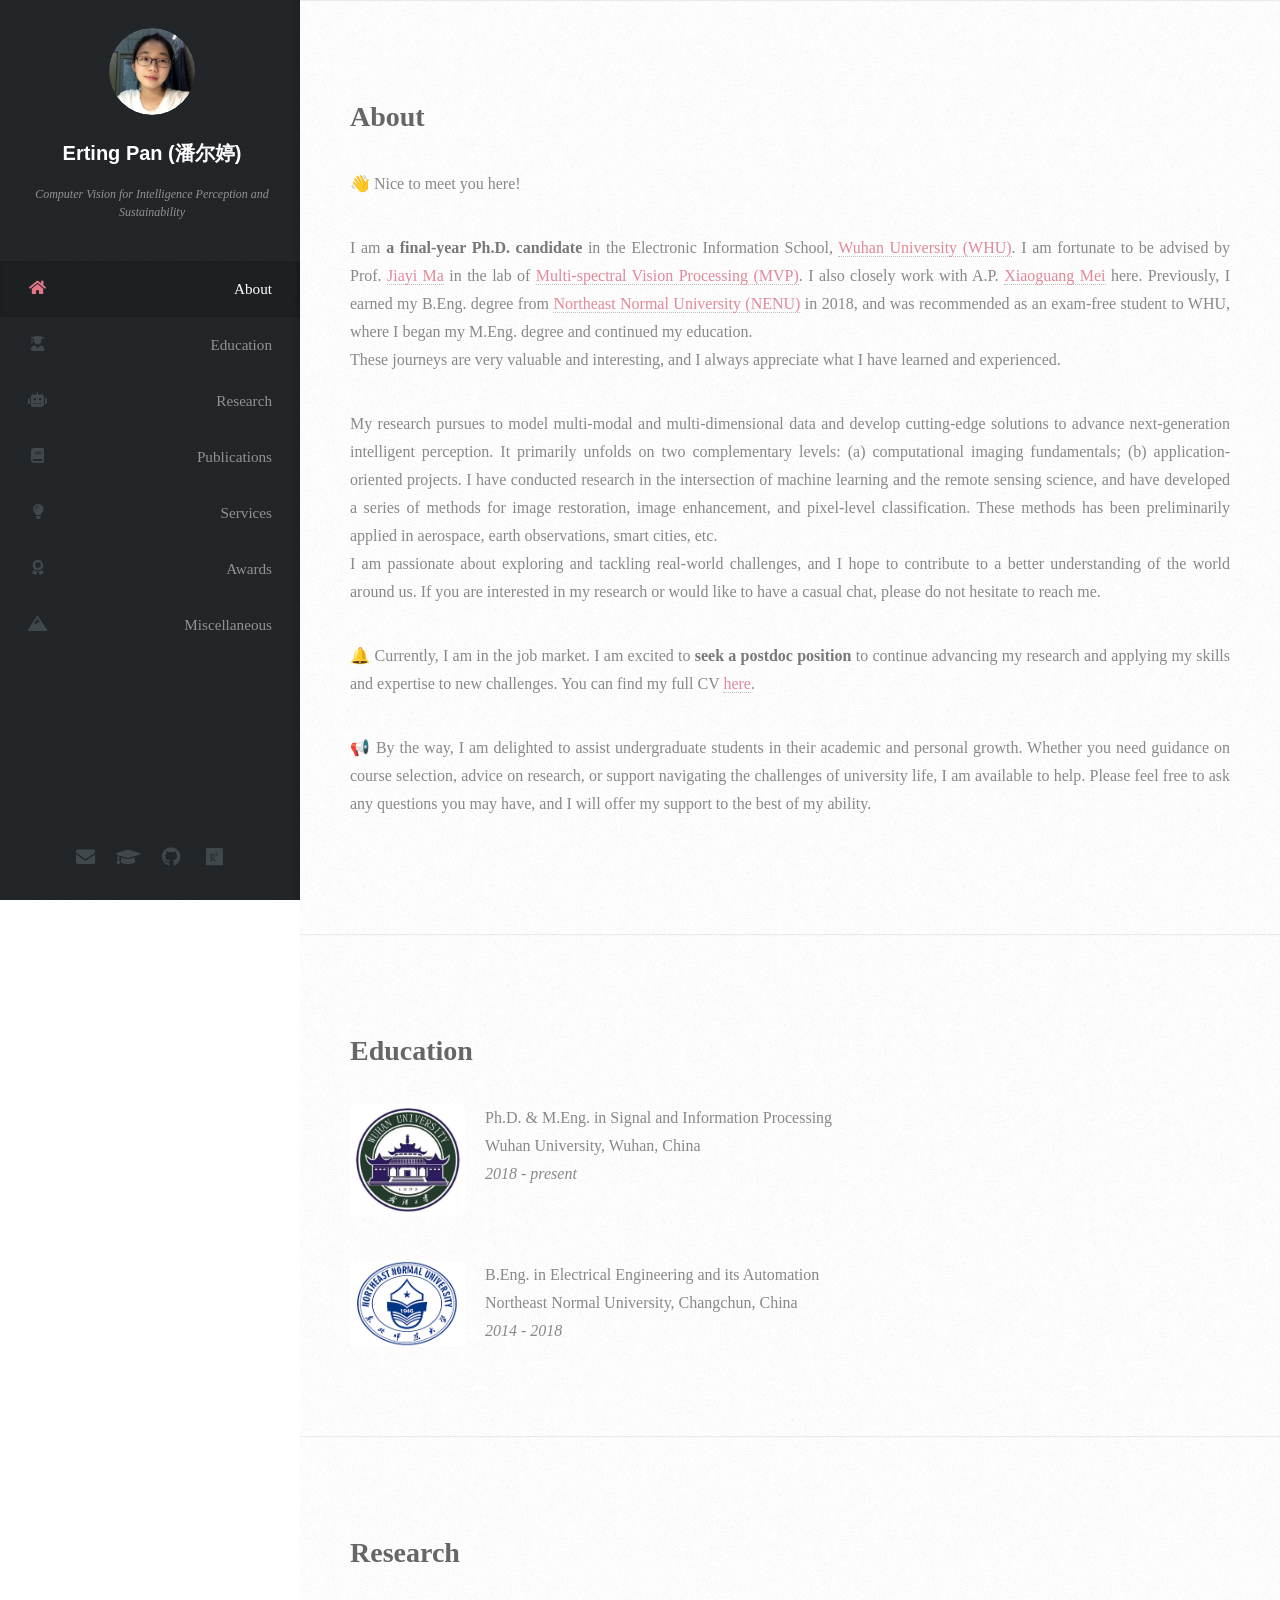
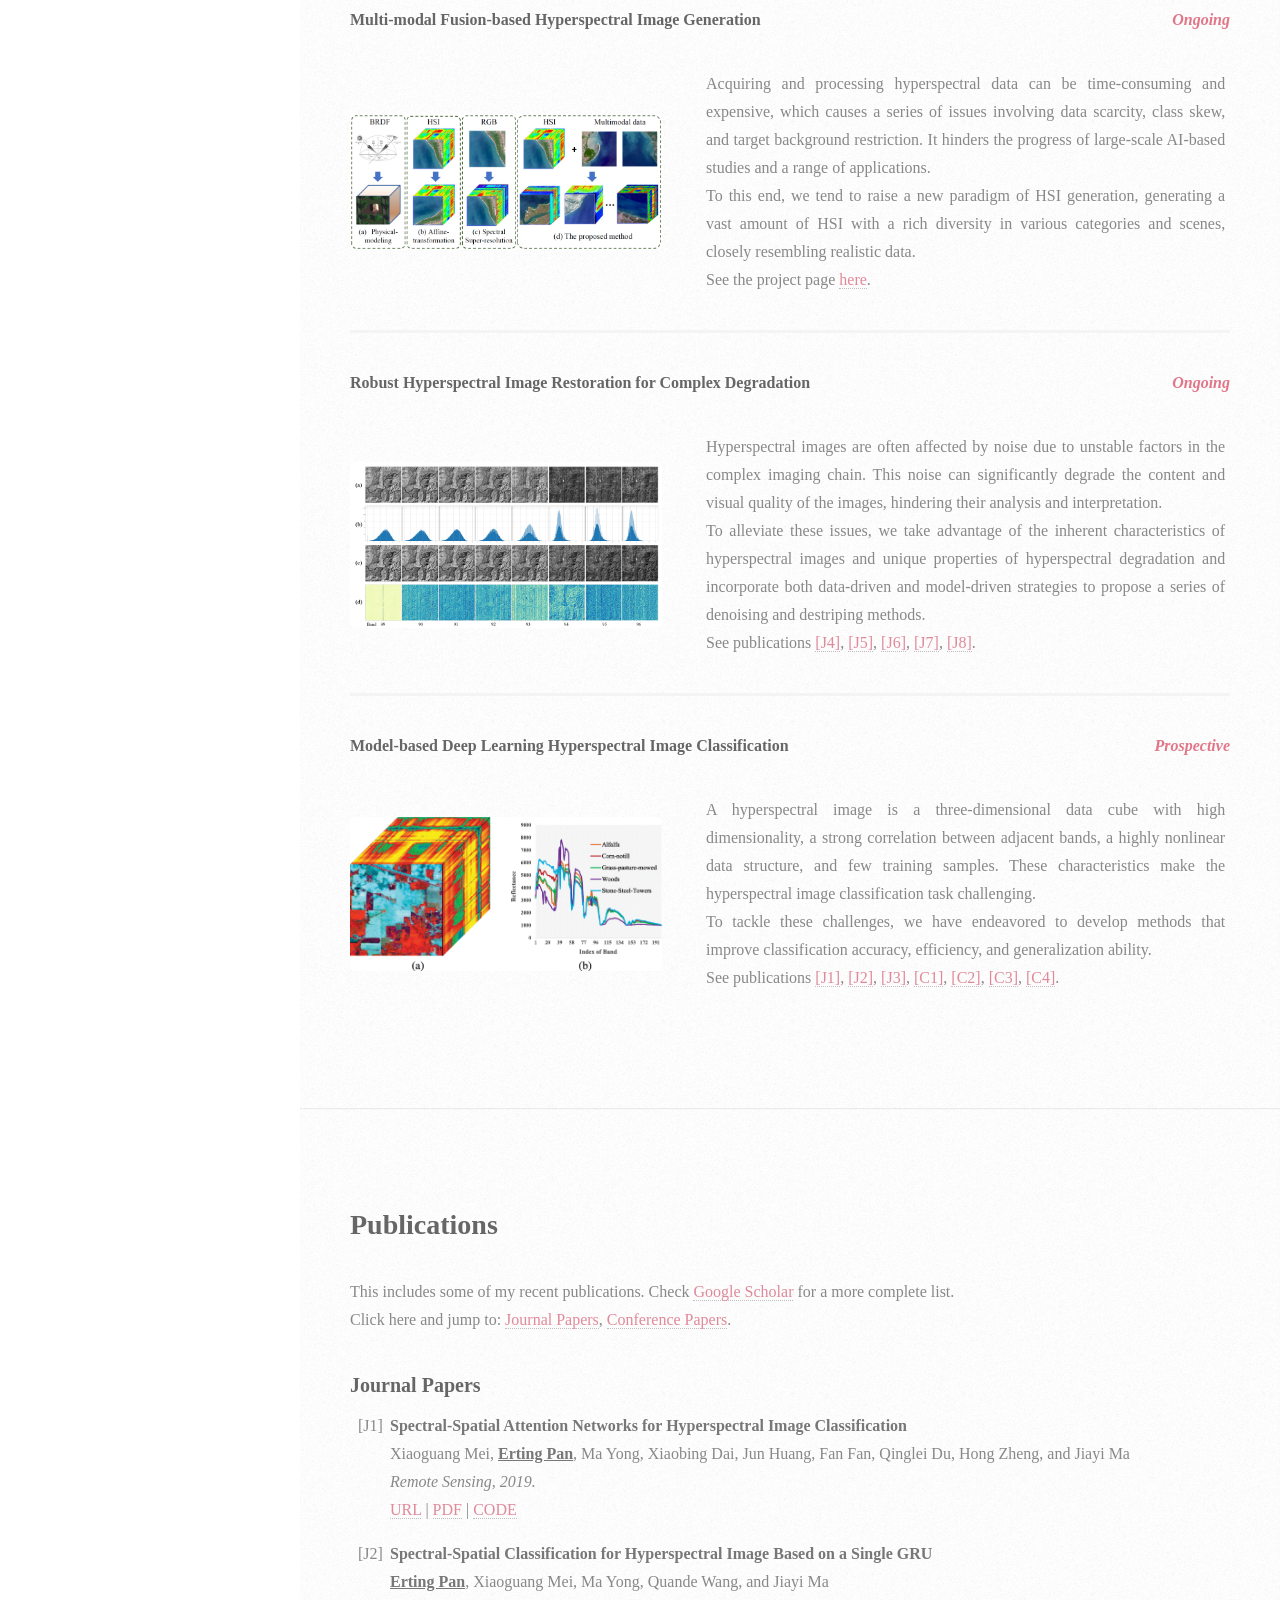
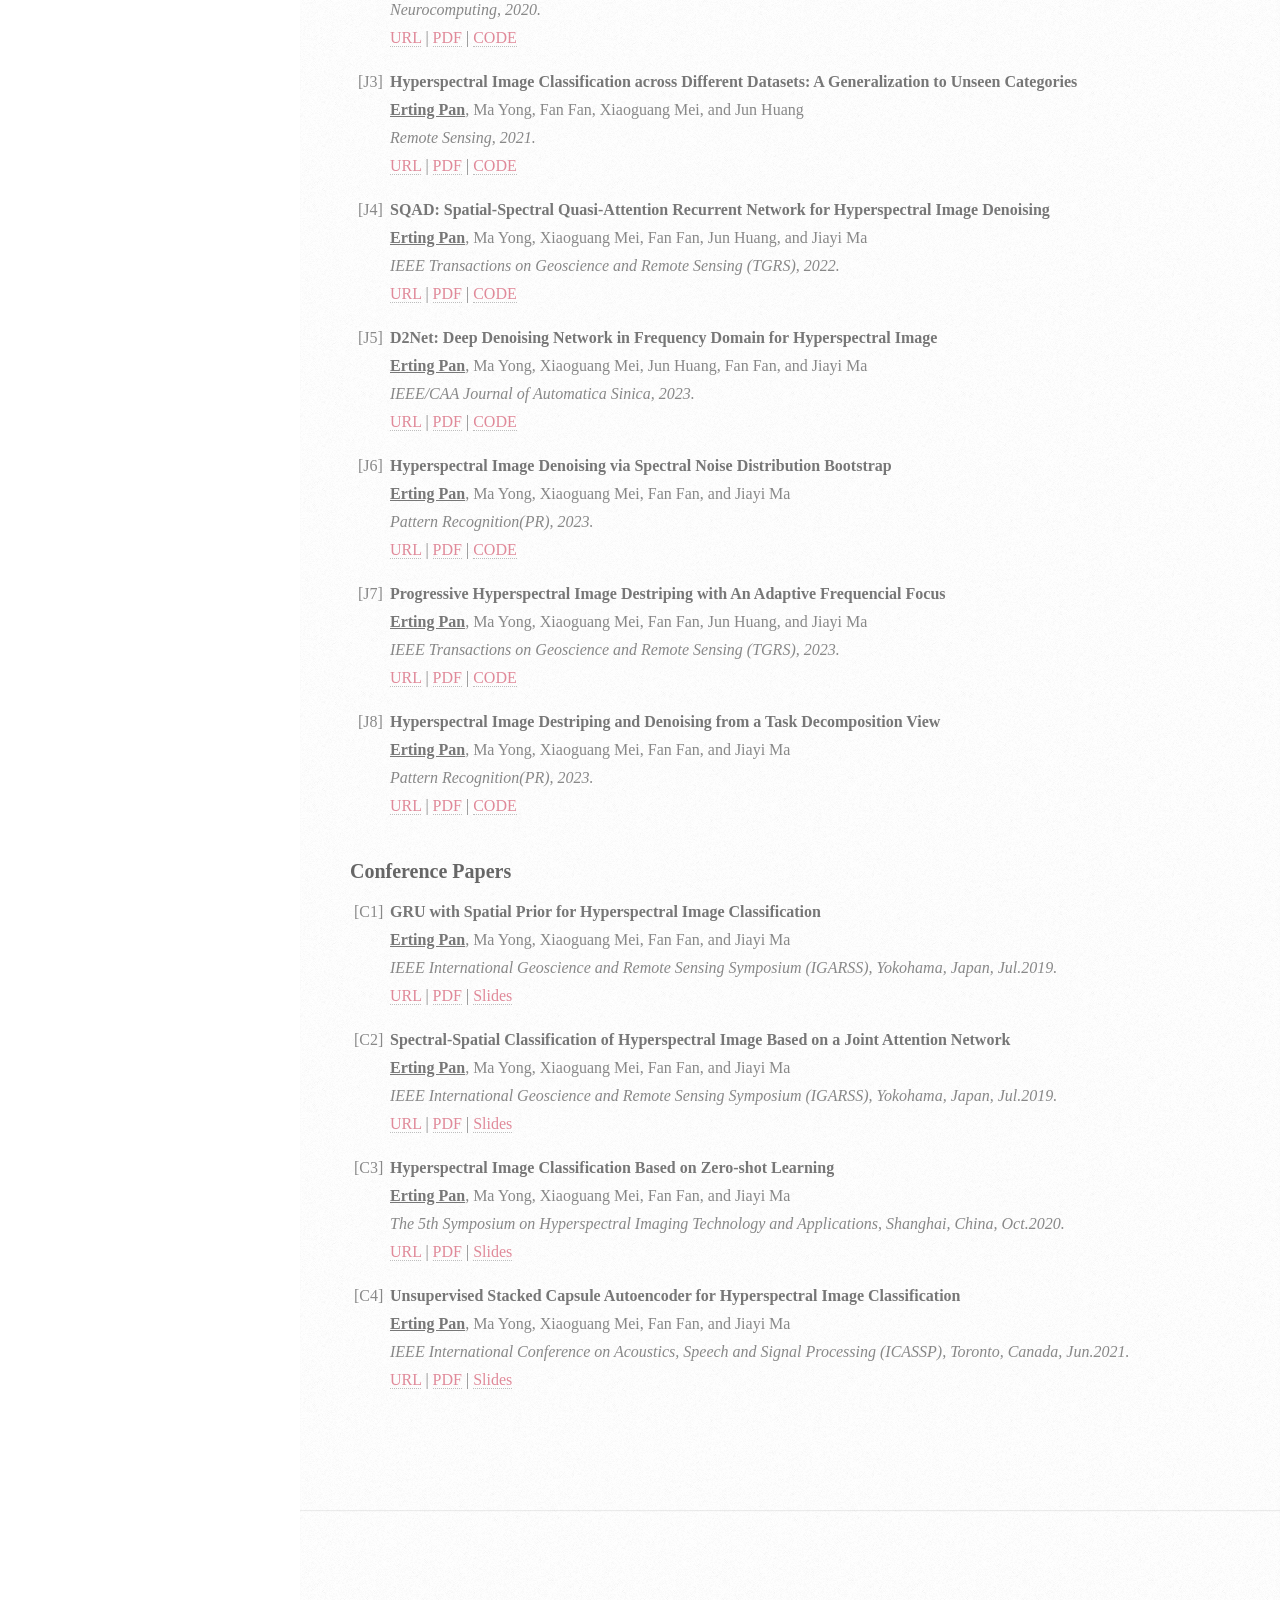
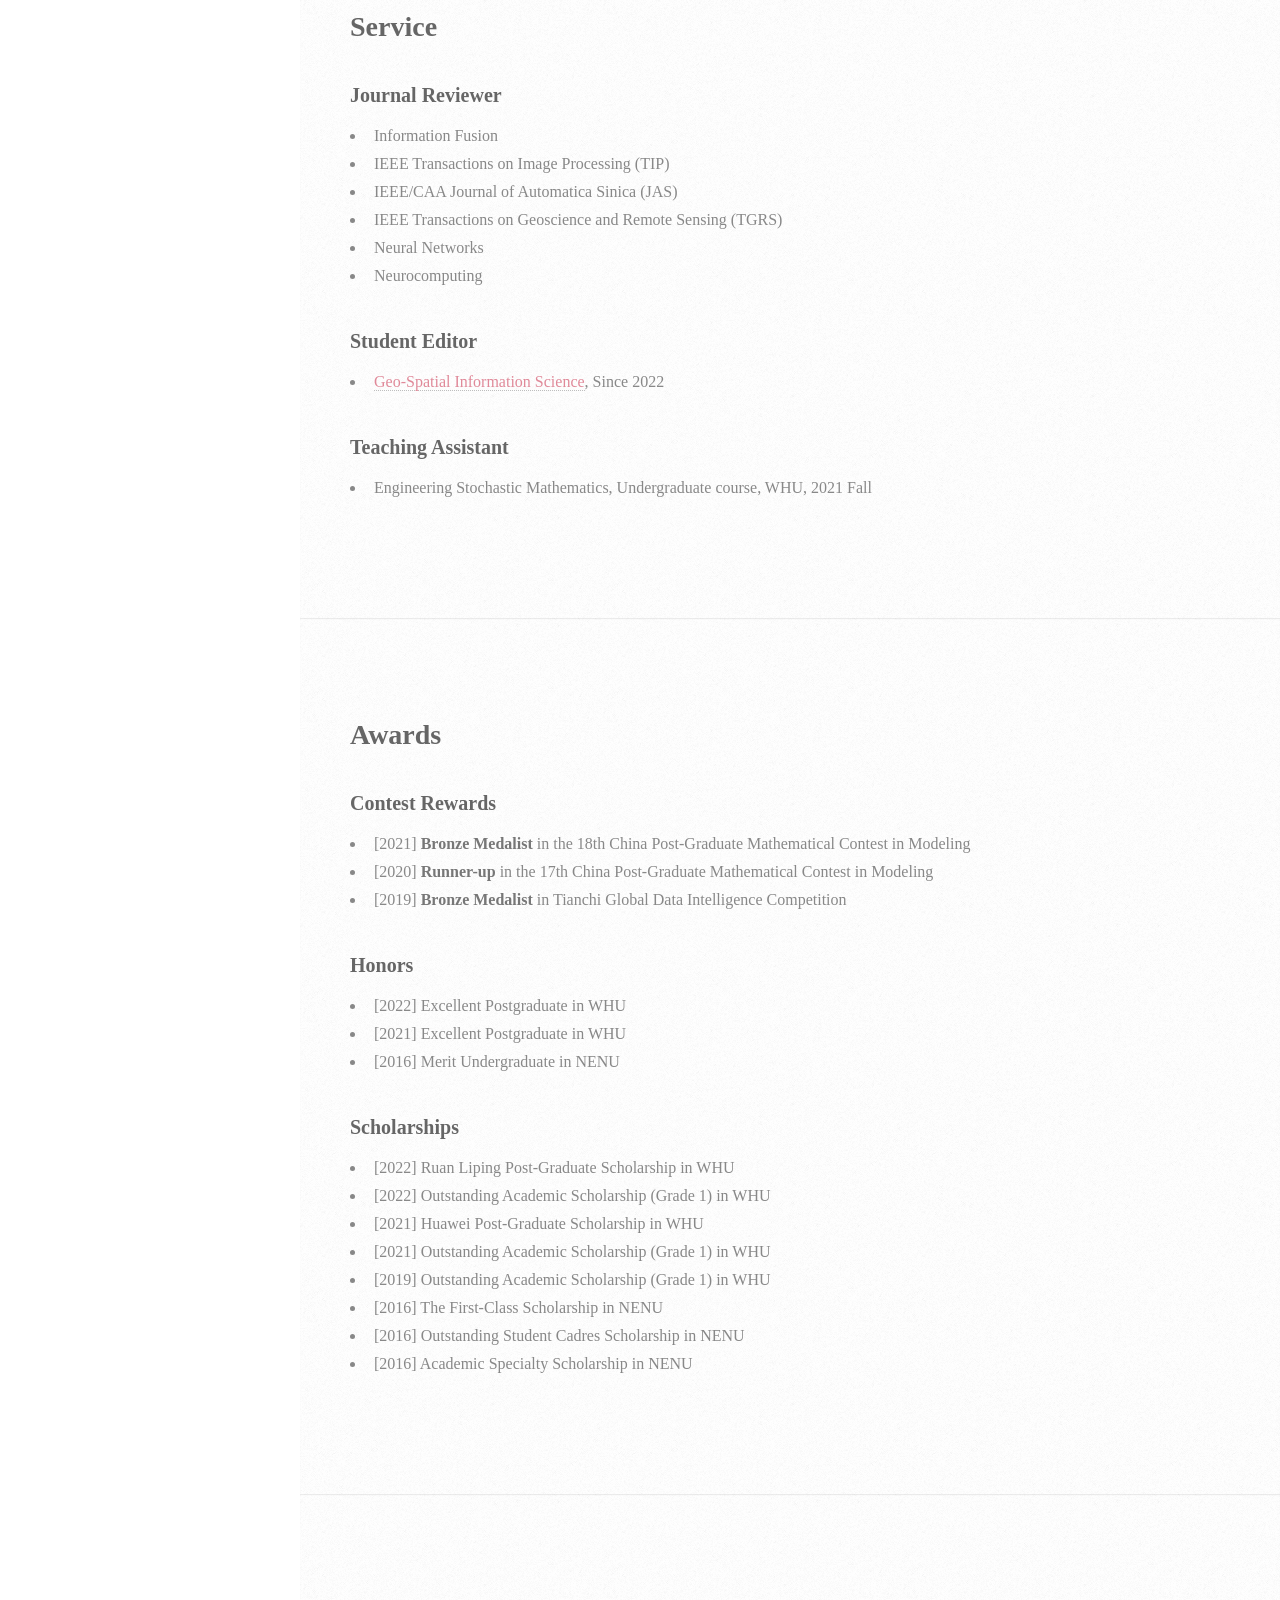
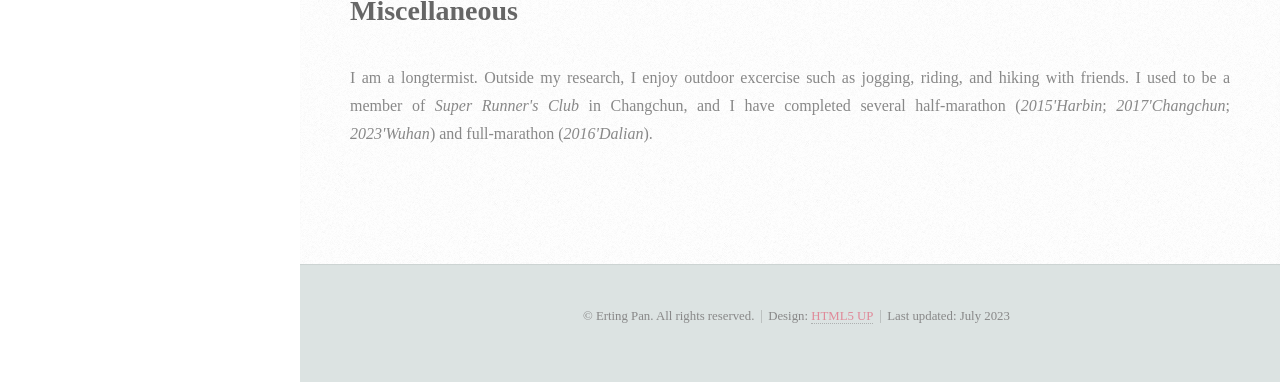
<file: index.html>
<!DOCTYPE HTML>
<!--
	Prologue by HTML5 UP
	html5up.net | @ajlkn
	Free for personal and commercial use under the CCA 3.0 license (html5up.net/license)
-->
<html>
	<head>
		<title>Erting Pan</title>
		<link rel="icon" type="image/jpg" sizes="32x32" href="files/images/marceline_32.jpg">
		<meta charset="utf-8" />
		<meta name="viewport" content="width=device-width, initial-scale=1, user-scalable=no" />
		<link rel="stylesheet" href="assets/css/main.css" />
	</head>
	<body class="is-preload">

		<!-- Header -->
			<div id="header">

				<div class="top">

					<!-- Logo -->
						<div id="logo">
							<span class="image avatar"><img src="files/images/profile.jpg" alt="" /></span><br>
							<h1 id="logo">Erting Pan (潘尔婷)</h1>
							<p>Computer Vision for Intelligence Perception and Sustainability</p>
						</div>

					<!-- Nav -->
						<nav id="nav">
							<ul>
								<li><a href="#about" id="about-link"><span class="icon solid fa-home">About</span></a></li>
								<li><a href="#school" id="class-link"><span class="icon solid fa-user-graduate">Education</span></a></li>
								<li><a href="#research" id="work-link"><span class="icon solid fa-robot">Research</span></a></li>
								<li><a href="#publications" id="pubs-link"><span class="icon solid fa-book">Publications</span></a></li>
								<li><a href="#services" id="teach-link"><span class="icon solid fa-lightbulb">Services</span></a></li>
								<li><a href="#awards" id="teach-link"><span class="icon solid fa-award">Awards</span></a></li>
								<li><a href="#miscs" id="contact-link"><span class="icon solid fa-mountain">Miscellaneous</span></a></li>
							</ul>
						</nav>
				</div>

				<div class="bottom">

					<!-- Social Icons -->
						<ul class="icons">
							<li><a href="mailto:panerting@whu.edu.cn" class="icon solid fa-envelope"><span class="label">Email</span></a></li>
							<li><a href="https://scholar.google.com/citations?user=dmHmfuYAAAAJ&hl=zh-CN&oi=ao" class="icon solid fa-graduation-cap"><span class="label">Google Scholar</a></li>
							<li><a href="https://github.com/EtPan" class="icon brands fa-github"><span class="label">Github</span></a></li>
							<li><a href="https://www.researchgate.net/profile/Erting-Pan" class="icon brands fa-researchgate"><span class="label">Reserachgate</span></a></li>
						</ul>

				</div>

			</div>

		<!-- Main -->			
			<div id="main">
				<!-- About Me -->
				<section id="about" class="two">
					<div class="container">
						<header>
							<h3>About</h3>
						</header>
						<p>
							&#128075; Nice to meet you here!
						</p>
    					<p>
						   I am <strong>a final-year Ph.D. candidate</strong> in the Electronic Information School, 
						   <a href="https://www.whu.edu.cn/">Wuhan University (WHU)</a>. I am fortunate to be advised by 
						   Prof. <a href="https://sites.google.com/site/jiayima2013/">Jiayi Ma</a>
						   in the lab of <a href="http://mvp.whu.edu.cn/">Multi-spectral Vision Processing (MVP)</a>. 
						   I also closely work with A.P. <a href="https://meixiaoguang.github.io/EN/">Xiaoguang Mei</a> here. 
						   Previously, I earned my B.Eng. degree from 
						   <a href="https://www.nenu.edu.cn/">Northeast Normal University (NENU)</a> in 2018, and was recommended 
						   as an exam-free student to WHU, where I began my M.Eng. degree and continued my education. 
						   <br> 
						    These journeys are very valuable and interesting, and I always appreciate what I have 
							learned and experienced.
						</p>
    					<p>
							My research pursues to model multi-modal and multi-dimensional data and develop cutting-edge solutions 
							to advance next-generation intelligent perception. It primarily unfolds on two complementary levels: 
							(a) computational imaging fundamentals; (b) application-oriented projects. 
							I have conducted research in the intersection of machine learning and the remote sensing science, and 
							have developed a series of methods for image restoration, image enhancement, and pixel-level classification.
							These methods has been preliminarily applied in aerospace, earth observations, smart cities, etc. 
							<br>
							I am passionate about exploring and tackling real-world challenges, and I hope to contribute to a 
							better understanding of the world around us.
							If you are interested in my research or would like to have a casual chat, please do not hesitate 
							to reach me. 
						</p>
    					<p>
							&#128276; Currently, I am in the job market. I am excited to <strong> seek a postdoc position</strong> to 
							continue advancing my research and applying my skills and expertise to new challenges. 
							You can find my full CV <a href="files/cv/ErtingPan_CV.pdf">here</a>. 	
						</p>
    					<p>
							&#128226; By the way, I am delighted to assist undergraduate students in their academic and personal growth.
							Whether you need guidance on course selection, advice on research, or support navigating the challenges 
							of university life, I am available to help. Please feel free to ask any questions you may have, and I 
							will offer my support to the best of my ability.
						</p>

					</div>
				</section>

				<!-- Education -->
				<section id="school" class="seven">
					<div class="container">

						<header>
							<h3>Education</h3>
						</header>

						<div class="row">
							<div style="width:15%">
								<a class="image"><img src="files/images/Logo_WHU.jpg" style="margin-right:5px; vertical-align:middle;" alt="" align="left"></a>
							</div>
							<div style="width: 85%">
								<span> Ph.D. & M.Eng. in Signal and Information Processing </span><br> 
								<span class="optima">Wuhan University, Wuhan, China</span><br> 
								<span> <em>2018 - present</em> </span>
							</div>
						</div>  
						</p>
						<div class="row">
							<div  style="width:15%">
								<a class="image"><img src="files/images/Logo_NENU.png" style="margin-right:0px;vertical-align:middle;" alt="" align="left"></a>
							</div>
							<div style="width: 85%">
								<span> B.Eng. in Electrical Engineering and its Automation </span><br> 
								<span class="optima"> Northeast Normal University, Changchun, China </span><br> 
								<span> <em>2014 - 2018</em> </span>
							</div>
						</div>  
					</div>
				</section>

				<!-- Work Experience -->
					<section id="research" class="three">
						<div class="container">

							<header>
								<h3>Research</h3>
							</header>

							<div class="features">
								<article>
									<p>
										<span class="project"> Multi-modal Fusion-based  Hyperspectral Image Generation</span><span class="status">Ongoing</span>
									</p>

									<a class="image"><img src="files/images/HSI_Generation.png" alt></a>
									<div class="inner">
										<p>
											<span>Acquiring and processing hyperspectral data can be time-consuming and expensive, which causes a series 
												  of issues involving data scarcity, class skew, and target background restriction. It hinders the progress 
												  of large-scale AI-based studies and a range of applications. </span><br>
											<span> To this end, we tend to raise a new paradigm of HSI generation, generating a vast amount of HSI with a 
												   rich diversity in various categories and scenes, closely resembling realistic data. </span><br>
											<span> See the project page <a href="https://yuyang95.github.io/HSI-Synthesis.github.io/">here</a>.</span><br>
										</p>
									</div>
									
								</article>

								<article>
									<p>
										<span class="project">Robust Hyperspectral Image Restoration for Complex Degradation</span><span class="status">Ongoing</span>
									</p>
									<a class="image"><img src="files/images/HSI_Restoration.png" alt></a>
									<div class="inner">
										<p>
											<span> Hyperspectral images are often affected by noise due to unstable factors in the complex imaging chain. 
												   This noise can significantly degrade the content and visual quality of the images, hindering their 
												   analysis and interpretation. </span><br>
											<span> To alleviate these issues, we take advantage of the inherent characteristics of hyperspectral images 
												   and unique properties of hyperspectral degradation and incorporate both data-driven and model-driven 
												   strategies to propose a series of denoising and destriping methods.</span><br>
											<span> See publications <a href="#J4" >[J4]</a>, <a href="#J5" >[J5]</a>, <a href="#J6" >[J6]</a>, 
													<a href="#J7" >[J7]</a>, <a href="#J8" >[J8]</a>.</span><br>
										</p>
									</div>
								</article>

								<article>
									<p>
										<span class="project">Model-based Deep Learning Hyperspectral Image Classification</span><span class="status">Prospective</span>
									</p>
									<a class="image"><img src="files/images/HSI_Classification.png" alt></a>
									<div class="inner">
										<p>	
											<span> A hyperspectral image is a three-dimensional data cube with high dimensionality, a strong 
												correlation between adjacent bands, a highly nonlinear data structure, and few training samples. 
												These characteristics make the hyperspectral image classification task challenging. </span><br>
										 	<span> To tackle these challenges, we have endeavored to develop methods that improve classification 
												accuracy, efficiency, and generalization ability. </span><br>
										 	<span> See publications  <a href="#J1" >[J1]</a>, <a href="#J2" >[J2]</a>, <a href="#J3" >[J3]</a>, 
												<a href="#C1" >[C1]</a>, <a href="#C2" >[C2]</a>, <a href="#C3" >[C3]</a>, <a href="#C4" >[C4]</a>.</span><br>
										</p>
									</div>
								</article>
								
							</div>
						</div>
					</section>

				<!-- Publications -->
					<section id="publications" class="four">
						<div class="container">

							<header>
								<h3>Publications</h3>
							</header>

							<p> 
								This includes some of my recent publications. Check <a href="https://scholar.google.com/citations?user=dmHmfuYAAAAJ&hl=zh-CN&oi=ao">Google Scholar</a> for a more complete list.<br> 
								Click here and jump to:   <a href="#jour" >Journal Papers</a>, <!--a href="#pre">Preprints</a-->  <a href="#conf">Conference Papers</a>.
							</p>
							
							<header>
								<h4 id = "jour">Journal Papers</h4>
							</header>
							
							<dl>
								<li>
									<span class="bold" id="J1"> <strong>Spectral-Spatial Attention Networks for Hyperspectral Image Classification</strong> </span><br> 
									<span> Xiaoguang Mei, <b><u> Erting Pan</u></b>, Ma Yong, Xiaobing Dai, 
											Jun Huang, Fan Fan, Qinglei Du, Hong Zheng, and Jiayi Ma </span><br> 
									<span> <em>Remote Sensing, 2019.</em> </span><br> 
									<span> <a href="https://doi.org/10.3390/rs11080963">URL</a> | 
									<a href="files/papers/2019RS_SSAN.pdf">PDF</a> | 
									<a href="https://github.com/EtPan/SSAN"> CODE</a>
									</span><br>
								</li>
								<li>
									<span class="bold" id="J2"> <strong>Spectral-Spatial Classification for Hyperspectral Image Based on a Single GRU</strong> </span><br> 
									<span> <b><u> Erting Pan</u></b>, Xiaoguang Mei, Ma Yong, Quande Wang, and Jiayi Ma </span><br> 
									<span> <em>Neurocomputing, 2020.</em> </span><br> 
									<span>  			
											<a href=" https://doi.org/10.1016/j.neucom.2020.01.029">URL</a> | 
											<a href="files/papers/2020NeuroCom_SPGRU.pdf">PDF</a> | 
											<a href="https://github.com/EtPan/SPGRU"> CODE</a>
									</span><br>
								</li>
								<li>
									<span class="bold" id="J3"> <strong>Hyperspectral Image Classification across Different Datasets: A Generalization to Unseen Categories</strong> </span><br> 
									<span> <b><u> Erting Pan</u></b>, Ma Yong, Fan Fan, Xiaoguang Mei, and Jun Huang </span><br> 
									<span> <em>Remote Sensing, 2021.</em> </span><br> 
									<span> <a href="https://doi.org/10.3390/rs13091672">URL</a> | 
											<a href="files/papers/2021RS_ZSL.pdf">PDF</a> | 
											<a href="https://github.com/EtPan/HSIZSL"> CODE</a>
									</span><br>
								</li>
								<li>
									<span class="bold" id="J4"> <strong>SQAD: Spatial-Spectral Quasi-Attention Recurrent Network for Hyperspectral Image Denoising</strong> </span><br> 
									<span> <b><u> Erting Pan</u></b>, Ma Yong, Xiaoguang Mei, Fan Fan, Jun Huang, and Jiayi Ma </span><br> 
									<span> <em>IEEE Transactions on Geoscience and Remote Sensing (TGRS), 2022.</em> </span><br> 
									<span> <a href="https://ieeexplore.ieee.org/abstract/document/9732909">URL</a> | 
											<a href="files/papers/2022TGRS_SQAD.pdf">PDF</a> | 
											<a href="https://github.com/EtPan/SQAD"> CODE</a>
									</span><br>
								</li>
								<li>
									<span class="bold" id="J5"> <strong>D2Net: Deep Denoising Network in Frequency Domain for Hyperspectral Image</strong> </span><br> 
									<span> <b><u> Erting Pan</u></b>, Ma Yong, Xiaoguang Mei, Jun Huang, Fan Fan, and Jiayi Ma</span><br> 
									<span> <em>IEEE/CAA Journal of Automatica Sinica, 2023.</em> </span><br> 
									<span> <a href="https://ieeexplore.ieee.org/abstract/document/9910374">URL</a> | 
											<a href="files/papers/2023JAS_D2Net.pdf">PDF</a> | 
											<a href="https://github.com/EtPan/D2Net"> CODE</a>
									</span><br>
								</li>
								<li>
									<span class="bold" id="J6"> <strong>Hyperspectral Image Denoising via Spectral Noise Distribution Bootstrap</strong> </span><br> 
									<span> <b><u> Erting Pan</u></b>, Ma Yong, Xiaoguang Mei, Fan Fan, and Jiayi Ma </span><br> 
									<span> <em>Pattern Recognition(PR), 2023.</em> </span><br> 
									<span> <a href="https://doi.org/10.1016/j.patcog.2023.109699">URL</a> | 
										   <a href="files/papers/2023PR_N-Net.pdf">PDF</a> | 
										   <a href="https://github.com/EtPan/N-Net"> CODE</a>
									</span><br>
								</li>
								<li>
									<span class="bold" id="J7"> <strong>Progressive Hyperspectral Image Destriping with An Adaptive Frequencial Focus</strong> </span><br> 
									<span> <b><u> Erting Pan</u></b>, Ma Yong, Xiaoguang Mei, Fan Fan, Jun Huang, and Jiayi Ma </span><br>  
									<span> <em>IEEE Transactions on Geoscience and Remote Sensing (TGRS), 2023.</em> </span><br> 
									<span> <a href="https://ieeexplore.ieee.org/document/10189870">URL</a> | 
									<span> <a href="files/papers/2023TGRS_PHID.pdf">PDF</a> |
										   <a href="https://github.com/EtPan/PHID"> CODE</a>
									</span><br>
								</li>
								<li>
									<span class="bold" id="J8"> <strong>Hyperspectral Image Destriping and Denoising from a Task Decomposition View</strong></span><br> 
									<span> <b><u> Erting Pan</u></b>, Ma Yong, Xiaoguang Mei, Fan Fan, and Jiayi Ma </span><br>  
									<span> <em>Pattern Recognition(PR), 2023.</em> </span><br> 
									<span> <a href="https://doi.org/10.1016/j.patcog.2023.109832">URL</a> | 
									<span> <a href="files/papers/2023PR_SLDR.pdf">PDF</a> |
										   <a href="https://github.com/EtPan/SLDR"> CODE</a>
									</span><br>
								</li>

							</p>
							<!--header style="text-indent:-2.5em">
								<h4 id = "pre">Preprints</h4>
							</header!-->
								
							</dl>

							<header>
								<h4 id = "conf" >Conference Papers</h4>
							</header>
							
							<ol>
								<li>
									<span class="bold" id="C1"> <strong>GRU with Spatial Prior for Hyperspectral Image Classification</strong></span><br> 
									<span> <b><u> Erting Pan</u></b>, Ma Yong, Xiaoguang Mei, Fan Fan, and Jiayi Ma </span><br>  
									<span> <em>IEEE International Geoscience and Remote Sensing Symposium (IGARSS), Yokohama, Japan, Jul.2019.</em> </span><br> 
									<span>  <a href="https://igarss2019.org/papers/Viewpapers.asp?PaperNum=3955">URL</a> | 
											<a href="files/papers/2019IGRASS_SPGRU.pdf">PDF</a> | 
											<a href="files/slides/Slides_IGARSS2019_SSGRU.pdf"> Slides</a>
									</span><br>
								</li>
								<li>
									<span class="bold" id="C2"><strong>Spectral-Spatial Classification of Hyperspectral Image Based on a Joint Attention Network</strong></span><br> 
									<span> <b><u> Erting Pan</u></b>, Ma Yong, Xiaoguang Mei, Fan Fan, and Jiayi Ma </span><br>  
									<span> <em>IEEE International Geoscience and Remote Sensing Symposium (IGARSS), Yokohama, Japan, Jul.2019.</em> </span><br> 
								
									<span> <a href="https://igarss2019.org/papers/Viewpapers.asp?PaperNum=1663">URL</a> | 
									<a href="files/papers/2019IGRASS_SSAN.pdf">PDF</a> | 
									<a href="files/slides/Slides_IGARSS2019_SSAN.pdf"> Slides</a>
										</span><br>
								</li>
								<li>
									<span class="bold" id="C3"><strong>Hyperspectral Image Classification Based on Zero-shot Learning</strong></span><br> 
									<span> <b><u> Erting Pan</u></b>, Ma Yong, Xiaoguang Mei, Fan Fan, and Jiayi Ma </span><br>  
									<span> <em>The 5th Symposium on Hyperspectral Imaging Technology and Applications, Shanghai, China, Oct.2020.</em> </span><br> 
									<span> <a href="https://b2b.csoe.org.cn/meeting/GGP2020.html">URL</a> | 
										<a href="files/papers/2020GGP-09-002.pdf">PDF</a> | 
										<a href="files/slides/Slides_GGP2020pdf.pdf"> Slides</a>
										</span><br>
								</li>
								<li>
									<span class="bold" id="C4"><strong>Unsupervised Stacked Capsule Autoencoder for Hyperspectral Image Classification</strong></span><br>
									<span> <b><u> Erting Pan</u></b>, Ma Yong, Xiaoguang Mei, Fan Fan, and Jiayi Ma </span><br> 
									<span> <em> IEEE International Conference on Acoustics, Speech and Signal Processing (ICASSP), Toronto, Canada, Jun.2021.</em> </span><br> 
									<span> <a href="https://www.2021.ieeeicassp.org/2021.ieeeicassp.org/papers/ViewPaper481e.html?PaperNum=4738">URL</a> | 
											<a href="files/papers/2021ICASSP.pdf">PDF</a> | 
											<a href="files/slides/Slides_ICASSP2021.pdf"> Slides</a>
									</span><br>
								</li>
							</ol>

						</div>
					</section>

				
				<!-- Services -->
				<section id="services" class="six">
					<div class="container">
						<header>
							<h3>Service</h3>
						</header>
						<header>
							<h4>Journal Reviewer</h4>
						</header>

						<ul>
							<li>Information Fusion</li>
							<li>IEEE Transactions on Image Processing (TIP)</li>
							<li>IEEE/CAA Journal of Automatica Sinica (JAS)</li>
							<li>IEEE Transactions on Geoscience and Remote Sensing (TGRS)</li>
							<li>Neural Networks</li>
							<li>Neurocomputing</li>
						</ul>

						<header>
							<h4>Student Editor</h4>
						</header>

						<ul>
							<li><a href="https://www.tandfonline.com/journals/tgsi20">Geo-Spatial Information Science</a>, Since 2022</li>
						</ul>

						<header>
							<h4>Teaching Assistant</h4>
						</header>

						<ul>
							<li>Engineering Stochastic Mathematics, Undergraduate course, WHU, 2021 Fall</li>
						</ul>
					</div>
				</section>

				<!-- Awards -->
				<section id="awards" class="six">
					<div class="container">
						<header>
							<h3>Awards</h3>
						</header>
						<header>
							<h4>Contest Rewards</h4>
						</header>

						<ul>
							<li>[2021] <strong>Bronze Medalist</strong> in the 18th China Post-Graduate Mathematical Contest in Modeling </li>
							<li>[2020] <strong>Runner-up</strong> in the 17th China Post-Graduate Mathematical Contest in Modeling</li>
							<li>[2019] <strong>Bronze Medalist</strong> in Tianchi Global Data Intelligence Competition</li>
						</ul>

						<header>
							<h4>Honors</h4>
						</header>

						<ul>
							<li>[2022] Excellent Postgraduate in WHU</li>
							<li>[2021] Excellent Postgraduate in WHU</li>
							<li>[2016] Merit Undergraduate in NENU</li>
						</ul>

						<header>
							<h4>Scholarships</h4>
						</header>

						<ul>
							<li>[2022] Ruan Liping Post-Graduate Scholarship in WHU</li>
							<li>[2022] Outstanding Academic Scholarship (Grade 1) in WHU</li>
							<li>[2021] Huawei Post-Graduate Scholarship in WHU</li>
							<li>[2021] Outstanding Academic Scholarship (Grade 1) in WHU</li>
							<li>[2019] Outstanding Academic Scholarship (Grade 1) in WHU</li>
							<li>[2016] The First-Class Scholarship in NENU</li>
							<li>[2016] Outstanding Student Cadres Scholarship in NENU</li>
							<li>[2016] Academic Specialty Scholarship in NENU</li>
						</ul>
					</div>
				</section>

				<!-- Miscellaneous -->
				<section id="misc" class="seven">
					<div class="container">

						<header>
							<h3>Miscellaneous</h3>
						</header>

						<p> 
							I am a longtermist. Outside my research, I enjoy outdoor excercise such as jogging, riding, and hiking with friends.
							I used to be a member of <i>Super Runner's Club</i> in Changchun, and I have completed several half-marathon 
							(<i>2015'Harbin</i>; <i>2017'Changchun</i>; <i>2023'Wuhan</i>) and full-marathon (<i>2016'Dalian</i>).
						</p>

					</div>
				</section>

			</div>

		<!-- Footer -->
			<div id="footer">
				<!-- Copyright -->
					<ul class="copyright">
						<li>&copy; Erting Pan. All rights reserved.</li><li>Design: <a href="http://html5up.net">HTML5 UP</a></li><li>Last updated: July 2023</li> 
					</ul>
			</div>

		<!-- Scripts -->
			<script src="assets/js/jquery.min.js"></script>
			<script src="assets/js/jquery.scrolly.min.js"></script>
			<script src="assets/js/jquery.scrollex.min.js"></script>
			<script src="assets/js/browser.min.js"></script>
			<script src="assets/js/breakpoints.min.js"></script>
			<script src="assets/js/util.js"></script>
			<script src="assets/js/main.js"></script>

	</body>
</html>
</file>
<file: assets/css/main.css>
@import url("fontawesome-all.min.css");
@import url("https://fonts.googleapis.com/css?family=Source+Sans+Pro:300,300italic,400,600");

/*
	Prologue by HTML5 UP
	html5up.net | @ajlkn
	Free for personal and commercial use under the CCA 3.0 license (html5up.net/license)
*/

html, body, div, span, applet, object,
iframe, h1, h2, h3, h4, h5, h6, p, blockquote,
pre, a, abbr, acronym, address, big, cite,
code, del, dfn, em, img, ins, kbd, q, s, samp,
small, strike, strong, sub, sup, tt, var, b,
u, i, center, dl, dt, dd, ol, ul, li, fieldset,
form, label, legend, table, caption, tbody,
tfoot, thead, tr, th, td, article, aside,
canvas, details, embed, figure, figcaption,
footer, header, hgroup, menu, nav, output, ruby,
section, summary, time, mark, audio, video {
	margin: 0;
	padding: 0;
	border: 0;
	font-size: 100%;
	font: inherit;
	vertical-align: baseline;}

article, aside, details, figcaption, figure,
footer, header, hgroup, menu, nav, section {
	display: block;}

body {
	line-height: 1;
}

ol, ul, dl {
	list-style: none;
}

blockquote, q {
	quotes: none;
}

	blockquote:before, blockquote:after, q:before, q:after {
		content: '';
		content: none;
	}

table {
	border-collapse: collapse;
	border-spacing: 0;
}

body {
	-webkit-text-size-adjust: none;
}

mark {
	background-color: transparent;
	color: inherit;
}

input::-moz-focus-inner {
	border: 0;
	padding: 0;
}

input, select, textarea {
	-moz-appearance: none;
	-webkit-appearance: none;
	-ms-appearance: none;
	appearance: none;
}

/* Basic */

	html {
		box-sizing: border-box;
	}

	*, *:before, *:after {
		box-sizing: inherit;
	}

	body {
		background: #fff;
	}

		body.is-preload *, body.is-preload *:before, body.is-preload *:after {
			-moz-animation: none !important;
			-webkit-animation: none !important;
			-ms-animation: none !important;
			animation: none !important;
			-moz-transition: none !important;
			-webkit-transition: none !important;
			-ms-transition: none !important;
			transition: none !important;
		}

	body,input, textarea, select {
		font-family: Cambria, Cochin, Georgia, 'Times New Roman',Times, serif;
		font-size: 14pt;
		font-weight: 350;
		line-height: 1.75em;
		color: #888;
	}

	a {
		text-decoration: none;
		color: #e08999;
		font-weight: 350;
		border-bottom: dotted 1px rgba(128, 128, 128, 0.5);
		-moz-transition: color 0.35s ease-in-out, border-bottom-color 0.35s ease-in-out;
		-webkit-transition: color 0.35s ease-in-out, border-bottom-color 0.35s ease-in-out;
		-ms-transition: color 0.35s ease-in-out, border-bottom-color 0.35s ease-in-out;
		transition: color 0.35s ease-in-out, border-bottom-color 0.35s ease-in-out;
		outline: 0;
	}

		a:hover {
			color: #E27689;
			font-weight: 600;
			border-bottom-color: rgba(255, 255, 255, 0);
		}

	strong, b {
			font-weight: 600;
			color: #777;
	}
	
	em, i {
			font-style: italic;
	}

	p, ul, ol, dl, table {
		margin-bottom: 2.25em;
	}

	br.clear {
		clear: both;
	}
	
	h1, h2, h3, h4, h5, h6 {
		color: #666;
		font-weight: 600;
		line-height: 1em;
		margin: 0 0 0.5625em 0;
	}

		h1 a, h2 a, h3 a, h4 a, h5 a, h6 a {
			border: 0;
			color: inherit;
			text-decoration: none;
		}
	h1 {
		font-family: "Lato", sans-serif;
		}

	h2 {
		font-size: 2em;
		line-height: 1.5em;
	}

	h3 {
		font-size: 1.75em;
		line-height: 1.5em;
	}

	h4 {
		font-size: 1.25em;
		line-height: 1.5em;
		margin-bottom: -1em;
	}

	h5 {
		font-size: 0.9em;
		line-height: 1.5em;
	}

	h6 {
		font-size: 0.7em;
		line-height: 1.5em;
	}

	header {
		margin: 0 0 2em 0;
	}

		header > p {
			margin: 1em 0 0 0;
		}

	footer {
		margin: 2em 0 0 0;
	}

	sub {
		position: relative;
		top: 0.5em;
		font-size: 0.8em;
	}

	sup {
		position: relative;
		top: -0.5em;
		font-size: 0.8em;
	}

	hr {
		border: 0;
		border-top: solid 1px #ddd;
	}

	blockquote {
		border-left: solid 0.5em #ddd;
		padding: 1em 0 1em 2em;
		font-style: italic;
	}


/* Row */

	.row {
		display: flex;
		flex-wrap: wrap;
		box-sizing: border-box;
		align-items: stretch;
	}

		.row > * {
			box-sizing: border-box;
		}

		.row.gtr-uniform > * > :last-child {
			margin-bottom: 0;
		}

		.row.aln-left {
			justify-content: flex-start;
		}

		.row.aln-center {
			justify-content: center;
		}

		.row.aln-right {
			justify-content: flex-end;
		}

		.row.aln-top {
			align-items: flex-start;
		}

		.row.aln-middle {
			align-items: center;
		}

		.row.aln-bottom {
			align-items: flex-end;
		}

		.row > .imp {
			order: -1;
		}

		.row > .col-1 {
			width: 8.33333%;
		}

		.row > .off-1 {
			margin-left: 8.33333%;
		}

		.row > .col-2 {
			width: 16.66667%;
		}

		.row > .off-2 {
			margin-left: 16.66667%;
		}

		.row > .col-3 {
			width: 25%;
		}

		.row > .off-3 {
			margin-left: 25%;
		}

		.row > .col-4 {
			width: 33.33333%;
		}

		.row > .off-4 {
			margin-left: 33.33333%;
		}

		.row > .col-5 {
			width: 41.66667%;
		}

		.row > .off-5 {
			margin-left: 41.66667%;
		}

		.row > .col-6 {
			width: 50%;
		}

		.row > .off-6 {
			margin-left: 50%;
		}

		.row > .col-7 {
			width: 58.33333%;
		}

		.row > .off-7 {
			margin-left: 58.33333%;
		}

		.row > .col-8 {
			width: 66.66667%;
		}

		.row > .off-8 {
			margin-left: 66.66667%;
		}

		.row > .col-9 {
			width: 75%;
		}

		.row > .off-9 {
			margin-left: 75%;
		}

		.row > .col-10 {
			width: 83.33333%;
		}

		.row > .off-10 {
			margin-left: 83.33333%;
		}

		.row > .col-11 {
			width: 91.66667%;
		}

		.row > .off-11 {
			margin-left: 91.66667%;
		}

		.row > .col-12 {
			width: 100%;
		}

		.row > .off-12 {
			margin-left: 100%;
		}

		.row.gtr-0 {
			margin-top: 0px;
			margin-left: 0px;
		}

			.row.gtr-0 > * {
				padding: 0px 0 0 0px;
			}

			.row.gtr-0.gtr-uniform {
				margin-top: 0px;
			}

				.row.gtr-0.gtr-uniform > * {
					padding-top: 0px;
				}

		.row.gtr-25 {
			margin-top: -10px;
			margin-left: -10px;
		}

			.row.gtr-25 > * {
				padding: 10px 0 0 10px;
			}

			.row.gtr-25.gtr-uniform {
				margin-top: -10px;
			}

				.row.gtr-25.gtr-uniform > * {
					padding-top: 10px;
				}

		.row.gtr-50 {
			margin-top: -20px;
			margin-left: -20px;
		}

			.row.gtr-50 > * {
				padding: 20px 0 0 20px;
			}

			.row.gtr-50.gtr-uniform {
				margin-top: -20px;
			}

				.row.gtr-50.gtr-uniform > * {
					padding-top: 20px;
				}

		.row {
			margin-top: -40px;
			margin-left: -40px;
		}

			.row > * {
				padding: 40px 0 0 40px;
			}

			.row.gtr-uniform {
				margin-top: -40px;
			}

				.row.gtr-uniform > * {
					padding-top: 40px;
				}

		.row.gtr-150 {
			margin-top: -60px;
			margin-left: -60px;
		}

			.row.gtr-150 > * {
				padding: 60px 0 0 60px;
			}

			.row.gtr-150.gtr-uniform {
				margin-top: -60px;
			}

				.row.gtr-150.gtr-uniform > * {
					padding-top: 60px;
				}

		.row.gtr-200 {
			margin-top: -80px;
			margin-left: -80px;
		}

			.row.gtr-200 > * {
				padding: 80px 0 0 80px;
			}

			.row.gtr-200.gtr-uniform {
				margin-top: -80px;
			}

				.row.gtr-200.gtr-uniform > * {
					padding-top: 80px;
				}

		@media screen and (min-width: 961px) and (max-width: 1880px) {

			.row {
				display: flex;
				flex-wrap: wrap;
				box-sizing: border-box;
				align-items: stretch;
			}

				.row > * {
					box-sizing: border-box;
				}

				.row.gtr-uniform > * > :last-child {
					margin-bottom: 0;
				}

				.row.aln-left {
					justify-content: flex-start;
				}

				.row.aln-center {
					justify-content: center;
				}

				.row.aln-right {
					justify-content: flex-end;
				}

				.row.aln-top {
					align-items: flex-start;
				}

				.row.aln-middle {
					align-items: center;
				}

				.row.aln-bottom {
					align-items: flex-end;
				}

				.row > .imp-wide {
					order: -1;
				}

				.row > .col-1-wide {
					width: 8.33333%;
				}

				.row > .off-1-wide {
					margin-left: 8.33333%;
				}

				.row > .col-2-wide {
					width: 16.66667%;
				}

				.row > .off-2-wide {
					margin-left: 16.66667%;
				}

				.row > .col-3-wide {
					width: 25%;
				}

				.row > .off-3-wide {
					margin-left: 25%;
				}

				.row > .col-4-wide {
					width: 33.33333%;
				}

				.row > .off-4-wide {
					margin-left: 33.33333%;
				}

				.row > .col-5-wide {
					width: 41.66667%;
				}

				.row > .off-5-wide {
					margin-left: 41.66667%;
				}

				.row > .col-6-wide {
					width: 50%;
				}

				.row > .off-6-wide {
					margin-left: 50%;
				}

				.row > .col-7-wide {
					width: 58.33333%;
				}

				.row > .off-7-wide {
					margin-left: 58.33333%;
				}

				.row > .col-8-wide {
					width: 66.66667%;
				}

				.row > .off-8-wide {
					margin-left: 66.66667%;
				}

				.row > .col-9-wide {
					width: 75%;
				}

				.row > .off-9-wide {
					margin-left: 75%;
				}

				.row > .col-10-wide {
					width: 83.33333%;
				}

				.row > .off-10-wide {
					margin-left: 83.33333%;
				}

				.row > .col-11-wide {
					width: 91.66667%;
				}

				.row > .off-11-wide {
					margin-left: 91.66667%;
				}

				.row > .col-12-wide {
					width: 100%;
				}

				.row > .off-12-wide {
					margin-left: 100%;
				}

				.row.gtr-0 {
					margin-top: 0px;
					margin-left: 0px;
				}

					.row.gtr-0 > * {
						padding: 0px 0 0 0px;
					}

					.row.gtr-0.gtr-uniform {
						margin-top: 0px;
					}

						.row.gtr-0.gtr-uniform > * {
							padding-top: 0px;
						}

				.row.gtr-25 {
					margin-top: -10px;
					margin-left: -10px;
				}

					.row.gtr-25 > * {
						padding: 10px 0 0 10px;
					}

					.row.gtr-25.gtr-uniform {
						margin-top: -10px;
					}

						.row.gtr-25.gtr-uniform > * {
							padding-top: 10px;
						}

				.row.gtr-50 {
					margin-top: -20px;
					margin-left: -20px;
				}

					.row.gtr-50 > * {
						padding: 20px 0 0 20px;
					}

					.row.gtr-50.gtr-uniform {
						margin-top: -20px;
					}

						.row.gtr-50.gtr-uniform > * {
							padding-top: 20px;
						}

				.row {
					margin-top: -40px;
					margin-left: -40px;
				}

					.row > * {
						padding: 40px 0 0 40px;
					}

					.row.gtr-uniform {
						margin-top: -40px;
					}

						.row.gtr-uniform > * {
							padding-top: 40px;
						}

				.row.gtr-150 {
					margin-top: -60px;
					margin-left: -60px;
				}

					.row.gtr-150 > * {
						padding: 60px 0 0 60px;
					}

					.row.gtr-150.gtr-uniform {
						margin-top: -60px;
					}

						.row.gtr-150.gtr-uniform > * {
							padding-top: 60px;
						}

				.row.gtr-200 {
					margin-top: -80px;
					margin-left: -80px;
				}

					.row.gtr-200 > * {
						padding: 80px 0 0 80px;
					}

					.row.gtr-200.gtr-uniform {
						margin-top: -80px;
					}

						.row.gtr-200.gtr-uniform > * {
							padding-top: 80px;
						}

		}

		@media screen and (min-width: 961px) and (max-width: 1620px) {

			.row {
				display: flex;
				flex-wrap: wrap;
				box-sizing: border-box;
				align-items: stretch;
			}

				.row > * {
					box-sizing: border-box;
				}

				.row.gtr-uniform > * > :last-child {
					margin-bottom: 0;
				}

				.row.aln-left {
					justify-content: flex-start;
				}

				.row.aln-center {
					justify-content: center;
				}

				.row.aln-right {
					justify-content: flex-end;
				}

				.row.aln-top {
					align-items: flex-start;
				}

				.row.aln-middle {
					align-items: center;
				}

				.row.aln-bottom {
					align-items: flex-end;
				}

				.row > .imp-normal {
					order: -1;
				}

				.row > .col-1-normal {
					width: 8.33333%;
				}

				.row > .off-1-normal {
					margin-left: 8.33333%;
				}

				.row > .col-2-normal {
					width: 16.66667%;
				}

				.row > .off-2-normal {
					margin-left: 16.66667%;
				}

				.row > .col-3-normal {
					width: 25%;
				}

				.row > .off-3-normal {
					margin-left: 25%;
				}

				.row > .col-4-normal {
					width: 33.33333%;
				}

				.row > .off-4-normal {
					margin-left: 33.33333%;
				}

				.row > .col-5-normal {
					width: 41.66667%;
				}

				.row > .off-5-normal {
					margin-left: 41.66667%;
				}

				.row > .col-6-normal {
					width: 50%;
				}

				.row > .off-6-normal {
					margin-left: 50%;
				}

				.row > .col-7-normal {
					width: 58.33333%;
				}

				.row > .off-7-normal {
					margin-left: 58.33333%;
				}

				.row > .col-8-normal {
					width: 66.66667%;
				}

				.row > .off-8-normal {
					margin-left: 66.66667%;
				}

				.row > .col-9-normal {
					width: 75%;
				}

				.row > .off-9-normal {
					margin-left: 75%;
				}

				.row > .col-10-normal {
					width: 83.33333%;
				}

				.row > .off-10-normal {
					margin-left: 83.33333%;
				}

				.row > .col-11-normal {
					width: 91.66667%;
				}

				.row > .off-11-normal {
					margin-left: 91.66667%;
				}

				.row > .col-12-normal {
					width: 100%;
				}

				.row > .off-12-normal {
					margin-left: 100%;
				}

				.row.gtr-0 {
					margin-top: 0px;
					margin-left: 0px;
				}

					.row.gtr-0 > * {
						padding: 0px 0 0 0px;
					}

					.row.gtr-0.gtr-uniform {
						margin-top: 0px;
					}

						.row.gtr-0.gtr-uniform > * {
							padding-top: 0px;
						}

				.row.gtr-25 {
					margin-top: -10px;
					margin-left: -10px;
				}

					.row.gtr-25 > * {
						padding: 10px 0 0 10px;
					}

					.row.gtr-25.gtr-uniform {
						margin-top: -10px;
					}

						.row.gtr-25.gtr-uniform > * {
							padding-top: 10px;
						}

				.row.gtr-50 {
					margin-top: -20px;
					margin-left: -20px;
				}

					.row.gtr-50 > * {
						padding: 20px 0 0 20px;
					}

					.row.gtr-50.gtr-uniform {
						margin-top: -20px;
					}

						.row.gtr-50.gtr-uniform > * {
							padding-top: 20px;
						}

				.row {
					margin-top: -40px;
					margin-left: -40px;
				}

					.row > * {
						padding: 40px 0 0 40px;
					}

					.row.gtr-uniform {
						margin-top: -40px;
					}

						.row.gtr-uniform > * {
							padding-top: 40px;
						}

				.row.gtr-150 {
					margin-top: -60px;
					margin-left: -60px;
				}

					.row.gtr-150 > * {
						padding: 60px 0 0 60px;
					}

					.row.gtr-150.gtr-uniform {
						margin-top: -60px;
					}

						.row.gtr-150.gtr-uniform > * {
							padding-top: 60px;
						}

				.row.gtr-200 {
					margin-top: -80px;
					margin-left: -80px;
				}

					.row.gtr-200 > * {
						padding: 80px 0 0 80px;
					}

					.row.gtr-200.gtr-uniform {
						margin-top: -80px;
					}

						.row.gtr-200.gtr-uniform > * {
							padding-top: 80px;
						}

		}

		@media screen and (min-width: 961px) and (max-width: 1320px) {

			.row {
				display: flex;
				flex-wrap: wrap;
				box-sizing: border-box;
				align-items: stretch;
			}

				.row > * {
					box-sizing: border-box;
				}

				.row.gtr-uniform > * > :last-child {
					margin-bottom: 0;
				}

				.row.aln-left {
					justify-content: flex-start;
				}

				.row.aln-center {
					justify-content: center;
				}

				.row.aln-right {
					justify-content: flex-end;
				}

				.row.aln-top {
					align-items: flex-start;
				}

				.row.aln-middle {
					align-items: center;
				}

				.row.aln-bottom {
					align-items: flex-end;
				}

				.row > .imp-narrow {
					order: -1;
				}

				.row > .col-1-narrow {
					width: 8.33333%;
				}

				.row > .off-1-narrow {
					margin-left: 8.33333%;
				}

				.row > .col-2-narrow {
					width: 16.66667%;
				}

				.row > .off-2-narrow {
					margin-left: 16.66667%;
				}

				.row > .col-3-narrow {
					width: 25%;
				}

				.row > .off-3-narrow {
					margin-left: 25%;
				}

				.row > .col-4-narrow {
					width: 33.33333%;
				}

				.row > .off-4-narrow {
					margin-left: 33.33333%;
				}

				.row > .col-5-narrow {
					width: 41.66667%;
				}

				.row > .off-5-narrow {
					margin-left: 41.66667%;
				}

				.row > .col-6-narrow {
					width: 50%;
				}

				.row > .off-6-narrow {
					margin-left: 50%;
				}

				.row > .col-7-narrow {
					width: 58.33333%;
				}

				.row > .off-7-narrow {
					margin-left: 58.33333%;
				}

				.row > .col-8-narrow {
					width: 66.66667%;
				}

				.row > .off-8-narrow {
					margin-left: 66.66667%;
				}

				.row > .col-9-narrow {
					width: 75%;
				}

				.row > .off-9-narrow {
					margin-left: 75%;
				}

				.row > .col-10-narrow {
					width: 83.33333%;
				}

				.row > .off-10-narrow {
					margin-left: 83.33333%;
				}

				.row > .col-11-narrow {
					width: 91.66667%;
				}

				.row > .off-11-narrow {
					margin-left: 91.66667%;
				}

				.row > .col-12-narrow {
					width: 100%;
				}

				.row > .off-12-narrow {
					margin-left: 100%;
				}

				.row.gtr-0 {
					margin-top: 0px;
					margin-left: 0px;
				}

					.row.gtr-0 > * {
						padding: 0px 0 0 0px;
					}

					.row.gtr-0.gtr-uniform {
						margin-top: 0px;
					}

						.row.gtr-0.gtr-uniform > * {
							padding-top: 0px;
						}

				.row.gtr-25 {
					margin-top: -5px;
					margin-left: -5px;
				}

					.row.gtr-25 > * {
						padding: 5px 0 0 5px;
					}

					.row.gtr-25.gtr-uniform {
						margin-top: -5px;
					}

						.row.gtr-25.gtr-uniform > * {
							padding-top: 5px;
						}

				.row.gtr-50 {
					margin-top: -10px;
					margin-left: -10px;
				}

					.row.gtr-50 > * {
						padding: 10px 0 0 10px;
					}

					.row.gtr-50.gtr-uniform {
						margin-top: -10px;
					}

						.row.gtr-50.gtr-uniform > * {
							padding-top: 10px;
						}

				.row {
					margin-top: -20px;
					margin-left: -20px;
				}

					.row > * {
						padding: 20px 0 0 20px;
					}

					.row.gtr-uniform {
						margin-top: -20px;
					}

						.row.gtr-uniform > * {
							padding-top: 20px;
						}

				.row.gtr-150 {
					margin-top: -30px;
					margin-left: -30px;
				}

					.row.gtr-150 > * {
						padding: 30px 0 0 30px;
					}

					.row.gtr-150.gtr-uniform {
						margin-top: -30px;
					}

						.row.gtr-150.gtr-uniform > * {
							padding-top: 30px;
						}

				.row.gtr-200 {
					margin-top: -40px;
					margin-left: -40px;
				}

					.row.gtr-200 > * {
						padding: 40px 0 0 40px;
					}

					.row.gtr-200.gtr-uniform {
						margin-top: -40px;
					}

						.row.gtr-200.gtr-uniform > * {
							padding-top: 40px;
						}

		}

		@media screen and (max-width: 960px) {

			.row {
				display: flex;
				flex-wrap: wrap;
				box-sizing: border-box;
				align-items: stretch;
			}

				.row > * {
					box-sizing: border-box;
				}

				.row.gtr-uniform > * > :last-child {
					margin-bottom: 0;
				}

				.row.aln-left {
					justify-content: flex-start;
				}

				.row.aln-center {
					justify-content: center;
				}

				.row.aln-right {
					justify-content: flex-end;
				}

				.row.aln-top {
					align-items: flex-start;
				}

				.row.aln-middle {
					align-items: center;
				}

				.row.aln-bottom {
					align-items: flex-end;
				}

				.row > .imp-narrower {
					order: -1;
				}

				.row > .col-1-narrower {
					width: 8.33333%;
				}

				.row > .off-1-narrower {
					margin-left: 8.33333%;
				}

				.row > .col-2-narrower {
					width: 16.66667%;
				}

				.row > .off-2-narrower {
					margin-left: 16.66667%;
				}

				.row > .col-3-narrower {
					width: 25%;
				}

				.row > .off-3-narrower {
					margin-left: 25%;
				}

				.row > .col-4-narrower {
					width: 33.33333%;
				}

				.row > .off-4-narrower {
					margin-left: 33.33333%;
				}

				.row > .col-5-narrower {
					width: 41.66667%;
				}

				.row > .off-5-narrower {
					margin-left: 41.66667%;
				}

				.row > .col-6-narrower {
					width: 50%;
				}

				.row > .off-6-narrower {
					margin-left: 50%;
				}

				.row > .col-7-narrower {
					width: 58.33333%;
				}

				.row > .off-7-narrower {
					margin-left: 58.33333%;
				}

				.row > .col-8-narrower {
					width: 66.66667%;
				}

				.row > .off-8-narrower {
					margin-left: 66.66667%;
				}

				.row > .col-9-narrower {
					width: 75%;
				}

				.row > .off-9-narrower {
					margin-left: 75%;
				}

				.row > .col-10-narrower {
					width: 83.33333%;
				}

				.row > .off-10-narrower {
					margin-left: 83.33333%;
				}

				.row > .col-11-narrower {
					width: 91.66667%;
				}

				.row > .off-11-narrower {
					margin-left: 91.66667%;
				}

				.row > .col-12-narrower {
					width: 100%;
				}

				.row > .off-12-narrower {
					margin-left: 100%;
				}

				.row.gtr-0 {
					margin-top: 0px;
					margin-left: 0px;
				}

					.row.gtr-0 > * {
						padding: 0px 0 0 0px;
					}

					.row.gtr-0.gtr-uniform {
						margin-top: 0px;
					}

						.row.gtr-0.gtr-uniform > * {
							padding-top: 0px;
						}

				.row.gtr-25 {
					margin-top: -5px;
					margin-left: -5px;
				}

					.row.gtr-25 > * {
						padding: 5px 0 0 5px;
					}

					.row.gtr-25.gtr-uniform {
						margin-top: -5px;
					}

						.row.gtr-25.gtr-uniform > * {
							padding-top: 5px;
						}

				.row.gtr-50 {
					margin-top: -10px;
					margin-left: -10px;
				}

					.row.gtr-50 > * {
						padding: 10px 0 0 10px;
					}

					.row.gtr-50.gtr-uniform {
						margin-top: -10px;
					}

						.row.gtr-50.gtr-uniform > * {
							padding-top: 10px;
						}

				.row {
					margin-top: -20px;
					margin-left: -20px;
				}

					.row > * {
						padding: 20px 0 0 20px;
					}

					.row.gtr-uniform {
						margin-top: -20px;
					}

						.row.gtr-uniform > * {
							padding-top: 20px;
						}

				.row.gtr-150 {
					margin-top: -30px;
					margin-left: -30px;
				}

					.row.gtr-150 > * {
						padding: 30px 0 0 30px;
					}

					.row.gtr-150.gtr-uniform {
						margin-top: -30px;
					}

						.row.gtr-150.gtr-uniform > * {
							padding-top: 30px;
						}

				.row.gtr-200 {
					margin-top: -40px;
					margin-left: -40px;
				}

					.row.gtr-200 > * {
						padding: 40px 0 0 40px;
					}

					.row.gtr-200.gtr-uniform {
						margin-top: -40px;
					}

						.row.gtr-200.gtr-uniform > * {
							padding-top: 40px;
						}

		}

		@media screen and (max-width: 736px) {

			.row {
				display: flex;
				flex-wrap: wrap;
				box-sizing: border-box;
				align-items: stretch;
			}

				.row > * {
					box-sizing: border-box;
				}

				.row.gtr-uniform > * > :last-child {
					margin-bottom: 0;
				}

				.row.aln-left {
					justify-content: flex-start;
				}

				.row.aln-center {
					justify-content: center;
				}

				.row.aln-right {
					justify-content: flex-end;
				}

				.row.aln-top {
					align-items: flex-start;
				}

				.row.aln-middle {
					align-items: center;
				}

				.row.aln-bottom {
					align-items: flex-end;
				}

				.row > .imp-mobile {
					order: -1;
				}

				.row > .col-1-mobile {
					width: 8.33333%;
				}

				.row > .off-1-mobile {
					margin-left: 8.33333%;
				}

				.row > .col-2-mobile {
					width: 16.66667%;
				}

				.row > .off-2-mobile {
					margin-left: 16.66667%;
				}

				.row > .col-3-mobile {
					width: 25%;
				}

				.row > .off-3-mobile {
					margin-left: 25%;
				}

				.row > .col-4-mobile {
					width: 33.33333%;
				}

				.row > .off-4-mobile {
					margin-left: 33.33333%;
				}

				.row > .col-5-mobile {
					width: 41.66667%;
				}

				.row > .off-5-mobile {
					margin-left: 41.66667%;
				}

				.row > .col-6-mobile {
					width: 50%;
				}

				.row > .off-6-mobile {
					margin-left: 50%;
				}

				.row > .col-7-mobile {
					width: 58.33333%;
				}

				.row > .off-7-mobile {
					margin-left: 58.33333%;
				}

				.row > .col-8-mobile {
					width: 66.66667%;
				}

				.row > .off-8-mobile {
					margin-left: 66.66667%;
				}

				.row > .col-9-mobile {
					width: 75%;
				}

				.row > .off-9-mobile {
					margin-left: 75%;
				}

				.row > .col-10-mobile {
					width: 83.33333%;
				}

				.row > .off-10-mobile {
					margin-left: 83.33333%;
				}

				.row > .col-11-mobile {
					width: 91.66667%;
				}

				.row > .off-11-mobile {
					margin-left: 91.66667%;
				}

				.row > .col-12-mobile {
					width: 100%;
				}

				.row > .off-12-mobile {
					margin-left: 100%;
				}

				.row.gtr-0 {
					margin-top: 0px;
					margin-left: 0px;
				}

					.row.gtr-0 > * {
						padding: 0px 0 0 0px;
					}

					.row.gtr-0.gtr-uniform {
						margin-top: 0px;
					}

						.row.gtr-0.gtr-uniform > * {
							padding-top: 0px;
						}

				.row.gtr-25 {
					margin-top: -5px;
					margin-left: -5px;
				}

					.row.gtr-25 > * {
						padding: 5px 0 0 5px;
					}

					.row.gtr-25.gtr-uniform {
						margin-top: -5px;
					}

						.row.gtr-25.gtr-uniform > * {
							padding-top: 5px;
						}

				.row.gtr-50 {
					margin-top: -10px;
					margin-left: -10px;
				}

					.row.gtr-50 > * {
						padding: 10px 0 0 10px;
					}

					.row.gtr-50.gtr-uniform {
						margin-top: -10px;
					}

						.row.gtr-50.gtr-uniform > * {
							padding-top: 10px;
						}

				.row {
					margin-top: -20px;
					margin-left: -20px;
				}

					.row > * {
						padding: 20px 0 0 20px;
					}

					.row.gtr-uniform {
						margin-top: -20px;
					}

						.row.gtr-uniform > * {
							padding-top: 20px;
						}

				.row.gtr-150 {
					margin-top: -30px;
					margin-left: -30px;
				}

					.row.gtr-150 > * {
						padding: 30px 0 0 30px;
					}

					.row.gtr-150.gtr-uniform {
						margin-top: -30px;
					}

						.row.gtr-150.gtr-uniform > * {
							padding-top: 30px;
						}

				.row.gtr-200 {
					margin-top: -40px;
					margin-left: -40px;
				}

					.row.gtr-200 > * {
						padding: 40px 0 0 40px;
					}

					.row.gtr-200.gtr-uniform {
						margin-top: -40px;
					}

						.row.gtr-200.gtr-uniform > * {
							padding-top: 40px;
						}

		}

/* Container */

	.container {
		margin: 0 auto;
		max-width: calc(100% - 4.5em);
		width: 55em;
		text-align: justify;
	}

		.container.xsmall {
			width: 11.25em;
		}

		.container.small {
			width: 22.5em;
		}

		.container.medium {
			width: 33.75em;
		}

		.container.large {
			width: 56.25em;
		}

		.container.xlarge {
			width: 67.5em;
		}

		.container.max {
			width: 100%;
		}

		@media screen and (max-width: 1024px) {

			.container {
				width: 100% !important;
			}

		}

		@media screen and (max-width: 480px) {

			.container {
				max-width: calc(100% - 3.375em);
			}

		}

/* Sections/Article */

	section, article {
		margin-bottom: 3em;
	}

		section > :last-child,
		section > .container, section:last-child, article > :last-child,
		article > .container, article:last-child {
			margin-bottom: 0;
		}


		.row > section, .row > article {
			margin-bottom: 0;
		}


/* Image */

	.image {
		border-radius: 5px;
		display: inline-block;
		border: 0;
	}

		.image img {
			border-radius: 5px;
			display: block;
			width: 100%;
		}

		.image.avatar {
			border-radius: 100%;
			overflow: hidden;
		}

			.image.avatar img {
				border-radius: 100%;
				display: block;
				width: 100%;
			}

		.image.fit {
			display: block;
			width: 100%;
		}

		.image.featured {
			display: block;
			width: 100%;
			margin: 0 0 2em 0;
		}

		.image.left {
			float: left;
			margin: 0 2em 2em 0;
		}

		.image.centered {
			display: block;
			margin: 0 0 2em 0;
		}

			.image.centered img {
				margin: 0 auto;
				width: auto;
			}

/* Features */
		.features article {
		border-top: solid 3px #f4f4f4;
		margin-bottom: 2.25em;
		padding-top: 2.25em;
	}

		.features article:first-child {
			border-top: 0;
			padding-top: 0;
		}

		.features article .image {
			display: inline-block;
			padding-right: 2.5em;
			vertical-align: middle;
			width: 40%;
		}

			.features article .image img {
				display: block;
				width: 100%;
			}

		.features article .inner {
			display: inline-block;
			vertical-align: middle;
			width: 59%;
		}

			.features article .inner > :last-child {
				margin-bottom: 0;
			}

		.date {
			color: #ff0000;
		}

		.season { 
			color: #8ebebc;
			font-weight: 400;
		}

		.features article .project {
			color:#666;
			font-weight:600;
			text-align: left;
			width:85%;
			display:inline-block;
		}
		.features article .status {
			color:#E27689;
			font-weight:600;
			font-style: italic;
			font-family:'Times New Roman', Times, serif;
			text-align:right;
			width:15%;
			display: inline-block;
		}

/* List */

	ul {
		list-style: disc;
		padding-left: 1em;
	}

		ul li {
			padding-left: 0.5em;
		}
	
	dl {
			list-style-type: none;
			position:relative;
			padding-left: 2.5em;
			
		}
			dl li {
				counter-increment: list-item;
				margin-top: 1em;
			}
			dl li::before{
				content: "[J" counter(list-item) "]";
				position:absolute;
				left: 0.5em;
				margin-right: 0.5em;				
				width: 1.em;
			}

	ol {
			list-style-type: none;
			position:relative;
			padding-left: 2.5em;
			
		}
			ol li {
				counter-increment: list-item;
				margin-top: 1em;
			}
			ol li::before{
				content: "[C" counter(list-item) "]";
				position:absolute;
				left: 0.25em;
				margin-right: 0.5em;				
				width: 1.em;
			}		
	

/* Icons */

	ul.icons {
		cursor: default;
		list-style: none;
		padding-left: 0;
	}

		ul.icons li {
			display: inline-block;
			padding-left: 0;
		}

		ul.icons a {
			display: inline-block;
			width: 2em;
			height: 2em;
			line-height: 2em;
			text-align: center;
			border: 0;
		}

/* Form */

	form label {
		display: block;
		text-align: left;
		margin-bottom: 0.5em;
	}

	form input[type="text"],
	form input[type="email"],
	form input[type="password"],
	form select,
	form textarea {
		position: relative;
		-webkit-appearance: none;
		display: block;
		border: 0;
		outline: 0;
		background: #fff;
		background: rgba(255, 255, 255, 0.75);
		width: 100%;
		border-radius: 0.35em;
		padding: 0.75em 1em 0.75em 1em;
		box-shadow: inset 0 0.1em 0.1em 0 rgba(0, 0, 0, 0.05);
		border: solid 1px rgba(0, 0, 0, 0.15);
		-moz-transition: all 0.35s ease-in-out;
		-webkit-transition: all 0.35s ease-in-out;
		-ms-transition: all 0.35s ease-in-out;
		transition: all 0.35s ease-in-out;
	}

		form input[type="text"]:focus,
		form input[type="email"]:focus,
		form input[type="password"]:focus,
		form select:focus,
		form textarea:focus {
			box-shadow: 0 0 2px 1px #8ebebc;
			background: #fff;
		}

	form input[type="text"],
	form input[type="email"],
	form input[type="password"],
	form select {
		line-height: 1.25em;
	}

	form textarea {
		min-height: 14em;
	}

	form ::-webkit-input-placeholder {
		color: #555 !important;
	}

	form :-moz-placeholder {
		color: #555 !important;
	}

	form ::-moz-placeholder {
		color: #555 !important;
	}

	form :-ms-input-placeholder {
		color: #555 !important;
	}

	form ::-moz-focus-inner {
		border: 0;
	}

/* Table */

	table {
		width: 100%;
		text-align: left;
	}

		table tbody tr:nth-child(2n+2) {
			background: #f4f4f4;
		}

		table td {
			padding: 0.5em 1em 0.5em 1em;
		}

		table th {
			text-align: left;
			padding: 0.5em 1em 0.5em 1em;
			color: #fff;
			background: #222729 url("images/overlay.png");
		}

		table thead {
			background: #444;
			color: #fff;
		}

		table tfoot {
			background: #eee;
		}

/* Button */

	input[type="button"],
	input[type="submit"],
	input[type="reset"],
	button,
	.button {
		position: relative;
		display: inline-block;
		border-radius: 0.35em;
		color: #fff !important;
		text-decoration: none;
		padding: 0.75em 2.5em 0.75em 2.5em;
		background-color: #8ebebc;
		border: 0;
		cursor: pointer;
		background-image: -moz-linear-gradient(top, rgba(0, 0, 0, 0), rgba(0, 0, 0, 0.15)), url("images/overlay.png");
		background-image: -webkit-linear-gradient(top, rgba(0, 0, 0, 0), rgba(0, 0, 0, 0.15)), url("images/overlay.png");
		background-image: -ms-linear-gradient(top, rgba(0, 0, 0, 0), rgba(0, 0, 0, 0.15)), url("images/overlay.png");
		background-image: linear-gradient(top, rgba(0, 0, 0, 0), rgba(0, 0, 0, 0.15)), url("images/overlay.png");
		-moz-transition: background-color 0.35s ease-in-out;
		-webkit-transition: background-color 0.35s ease-in-out;
		-ms-transition: background-color 0.35s ease-in-out;
		transition: background-color 0.35s ease-in-out;
	}

		input[type="button"]:hover,
		input[type="submit"]:hover,
		input[type="reset"]:hover,
		button:hover,
		.button:hover {
			background-color: #9ececc;
		}

		input[type="button"]:active,
		input[type="submit"]:active,
		input[type="reset"]:active,
		button:active,
		.button:active {
			background-color: #7eaeac;
		}

/* Item */

	.item {
		box-shadow: 0 0.05em 0.15em 0 rgba(0, 0, 0, 0.05);
		margin-bottom: 40px;
	}

		.item header {
			background: #fff;
			margin: 0;
			padding: 1em 0 1em 0;
			font-size: 0.8em;
		}

			.item header h3 {
				font-size: 1em;
			}

/* Icons */

	.icon {
		text-decoration: none;
		text-decoration: none;
	}

		.icon:before {
			-moz-osx-font-smoothing: grayscale;
			-webkit-font-smoothing: antialiased;
			display: inline-block;
			font-style: normal;
			font-variant: normal;
			text-rendering: auto;
			line-height: 1;
			text-transform: none !important;
			font-family: 'Font Awesome 5 Free';
			font-weight: 400;
		}

		.icon:before {
			line-height: inherit;
		}

		.icon > .label {
			display: none;
		}

		.icon.solid:before {
			font-weight: 900;
		}

		.icon.brands:before {
			font-family: 'Font Awesome 5 Brands';
		}

/* Header */

	#header {
		display: -moz-flex;
		display: -webkit-flex;
		display: -ms-flex;
		display: flex;
		-moz-flex-direction: column;
		-webkit-flex-direction: column;
		-ms-flex-direction: column;
		flex-direction: column;
		-moz-justify-content: space-between;
		-webkit-justify-content: space-between;
		-ms-justify-content: space-between;
		justify-content: space-between;
		background: #222629 url("images/overlay.png");
		box-shadow: inset -0.25em 0 0.25em 0 rgba(0, 0, 0, 0.1);
		color: #fff;
		height: 100%;
		left: 0;
		overflow-y: auto;
		position: fixed;
		text-align: right;
		top: 0;
		width: 360px;
	}

		#header .top {
			-moz-flex-grow: 1;
			-webkit-flex-grow: 1;
			-ms-flex-grow: 1;
			flex-grow: 1;
		}

		#header .bottom {
			-moz-flex-shrink: 0;
			-webkit-flex-shrink: 0;
			-ms-flex-shrink: 0;
			flex-shrink: 0;
			padding: 1.5em 0 1.5em 0;
		}

			#header .bottom > :last-child {
				margin-bottom: 0;
			}

		#header .icons {
			font-size: 1.2em;
			text-align: center;
		}

			#header .icons a {
				color: #41484c;
				-moz-transition: color 0.35s ease-in-out;
				-webkit-transition: color 0.35s ease-in-out;
				-ms-transition: color 0.35s ease-in-out;
				transition: color 0.35s ease-in-out;
			}

				#header .icons a:hover {
					color: #fff;
				}

	#logo {
		position: relative;
		margin: 1.75em 1.5em 1.5em 1.75em;
		min-height: 30px;
		cursor: default;
		text-align: center;
	}

		#logo h1 {
			color: #fff;
			position: relative;
			font-size: 1.25em;
			font-weight: 600;
			margin:0;
		}

		#logo p {
			position: relative;
			display: block;
			font-style: italic;
			font-family: 'Times New Roman', Times, serif;
			font-size: 0.75em;
			color: rgba(255, 255, 255, 0.5);
			line-height: 1.5em;
			margin: 1em 0 0 0;
		}

		#logo .avatar {
			display: block;
			margin: 0 auto 0 auto;
			max-width: 35%;
		}

	#nav ul {
		list-style: none;
		padding-left: 0;
		margin-top: 2.5em;
		margin-bottom: 0.25em;
	}

		#nav ul li {
			padding-left: 0;
			line-height: 2.5em;
		}

			#nav ul li a {
				display: block;
				padding: 0.5em 1.75em 0.5em 1.75em;
				color: rgba(255, 255, 255, 0.5);
				text-decoration: none;
				outline: 0;
				border: 0;
				-moz-transition: none;
				-webkit-transition: none;
				-ms-transition: none;
				transition: none;
			}

				#nav ul li a span {
					position: relative;
					display: block;
					font-size: 0.95em;
				}

					#nav ul li a span:before {
						position: absolute;
						left: 0;
						color: #41484c;
						text-align: center;
						width: 1.25em;
						line-height: 2.5em;
					}

				#nav ul li a.active {
					background: rgba(0, 0, 0, 0.15);
					box-shadow: inset 0 0 0.25em 0 rgba(0, 0, 0, 0.125);
					color: #fff;
				}

					#nav ul li a.active span:before {
						color: #e27689;
					}

/* Footer */

	#footer {
		margin-left: 325px;
		text-align: center;
		background-color: #dce3e2;
		padding: 3em 0 4em 0;
		box-shadow: inset 0 1px 0 0 rgba(0, 0, 0, 0.05), inset 0 0.1em 0.1em 0 rgba(0, 0, 0, 0.025);
		font-size: 0.8em;
	}

		#footer .copyright {
			cursor: default;
			margin: 0;
		}

			#footer .copyright li {
				display: inline-block;
				line-height: 1em;
				border-left: solid 1px rgba(128, 128, 128, 0.35);
				padding: 0 0 0 0.5em;
				margin: 0 0 0 0.5em;
			}

				#footer .copyright li:first-child {
					border-left: 0;
					padding-left: 0;
					margin-left: 0;
				}

/* Main */

	#main {
		margin-left: 325px;
	}

		#main > section {
			margin: 0;
			overflow: hidden;
			padding: 4em 0;
			box-shadow: inset 0 1px 0 0 rgba(0, 0, 0, 0.05), inset 0 0.1em 0.1em 0 rgba(0, 0, 0, 0.025);
			text-align: left;
			background-image: url("images/overlay.png");
		}

			#main > section.dark {
				color: #ddd;
				color: rgba(255, 255, 255, 0.75);
			}

				#main > section.dark h2, #main > section.dark h3, #main > section.dark h4, #main > section.dark h5, #main > section.dark h6 {
					color: inherit;
				}

				#main > section.dark strong {
					color: #fff;
					border-color: inherit;
				}

				#main > section.dark a {
					color: #fff;
					border-color: inherit;
				}

					#main > section.dark a:hover {
						border-bottom-color: rgba(255, 255, 255, 0);
					}

			#main > section.cover {
				padding: 10em 0;
				background-size: cover;
				background-position: center center;
			}


/* XLarge */

@media screen and (max-width: 1680px) {

	/* Basic */

		body, input, select, textarea {
			font-size: 13pt;
		}

	/* Header */

		#header {
			width: 320px;
		}

			#header > header {
				padding: 2em;
			}

			#header > footer {
				padding: 1.5em;
			}

	/* Footer */

		#footer {
			margin-left: 320px;
		}

	/* Main */

		#main {
			margin-left: 320px;
		}

	/* Main */

		#main > section > .container {
			padding: 2em 0 1em 0;
		}

}


/* Large */

@media screen and (max-width: 1280px) {

	/* Basic */

		body, input, select, textarea {
			font-size: 12pt;
		}

	/* Header */

		#header {
			width: 300px;
		}

	/* Footer */

		#footer {
			margin-left: 300px;
		}

	/* Main */

		#main {
			margin-left: 300px;
		}

}



/* Medium */

	#headerToggle {
		display: none;
	}

	@media screen and (max-width: 1024px) {

		/* Basic */

			html, body {
				overflow-x: hidden;
			}

			body, input, select, textarea {
				font-size: 12pt;
			}

			header br {
				display: none;
			}

			.container {
				padding: 0 2em 0 2em;
			}
		/* Item */

			.item {
				margin-bottom: 15px;
			}

		/* Icons */

			ul.icons a {
				width: 1.75em;
				font-size: 1.25em;
			}

		/* Header */

			#header {
				-moz-backface-visibility: hidden;
				-webkit-backface-visibility: hidden;
				-ms-backface-visibility: hidden;
				backface-visibility: hidden;
				-moz-transform: translateX(-275px);
				-webkit-transform: translateX(-275px);
				-ms-transform: translateX(-275px);
				transform: translateX(-275px);
				-moz-transition: -moz-transform 0.5s ease;
				-webkit-transition: -webkit-transform 0.5s ease;
				-ms-transition: -ms-transform 0.5s ease;
				transition: transform 0.5s ease;
				-webkit-overflow-scrolling: touch;
				display: block;
				height: 100%;
				left: 0;
				overflow-y: auto;
				position: fixed;
				top: 0;
				width: 275px;
				z-index: 10002;
				width: 275px;
				background: #222729 url("images/overlay.png");
				box-shadow: inset -0.25em 0 0.25em 0 rgba(0, 0, 0, 0.125);
			}

				#header .top {
					position: relative;
				}

				#header .bottom {
					border-top: solid 1px rgba(255, 255, 255, 0.05);
					box-shadow: 0 -1px 0 0 rgba(0, 0, 0, 0.15);
					padding-top: 2em;
					margin-top: 2em;
					position: relative;
				}

				#logo {
					margin: 0.5em 1.25em 1.25em 1.25em;
					
				}
				#logo .avatar {
					size-adjust: relative;
					display: block;
					margin: 0 auto 0 auto;
				}

			#nav ul li a {
				padding: 0.5em 1.25em 0.5em 1.25em;
			}

			#headerToggle {
				-moz-backface-visibility: hidden;
				-webkit-backface-visibility: hidden;
				-ms-backface-visibility: hidden;
				backface-visibility: hidden;
				-moz-transition: -moz-transform 0.5s ease;
				-webkit-transition: -webkit-transform 0.5s ease;
				-ms-transition: -ms-transform 0.5s ease;
				transition: transform 0.5s ease;
				display: block;
				height: 2.25em;
				left: 0;
				position: fixed;
				top: 0;
				width: 3.25em;
				z-index: 10001;
			}

				#headerToggle .toggle {
					text-decoration: none;
					position: absolute;
					left: 0;
					top: 0;
					width: 100%;
					height: 100%;
					outline: 0;
					border: 0;
				}

					#headerToggle .toggle:before {
						-moz-osx-font-smoothing: grayscale;
						-webkit-font-smoothing: antialiased;
						display: inline-block;
						font-style: normal;
						font-variant: normal;
						text-rendering: auto;
						line-height: 1;
						text-transform: none !important;
						font-family: 'Font Awesome 5 Free';
						font-weight: 900;
					}

					#headerToggle .toggle:before {
						text-decoration: none;
						content: '\f0c9';
						color: #fff;
						font-size: 18px;
						background: rgba(128, 136, 144, 0.5);
						border-radius: 0.35em;
						text-align: center;
						position: absolute;
						left: 0.5em;
						top: 0.5em;
						display: block;
						width: 3.25em;
						height: 2.25em;
						line-height: 2.25em;
					}

			body.header-visible #main {
				-moz-transform: translateX(275px);
				-webkit-transform: translateX(275px);
				-ms-transform: translateX(275px);
				transform: translateX(275px);
			}

			body.header-visible #headerToggle {
				-moz-transform: translateX(275px);
				-webkit-transform: translateX(275px);
				-ms-transform: translateX(275px);
				transform: translateX(275px);
			}

			body.header-visible #header {
				-moz-transform: translateX(0);
				-webkit-transform: translateX(0);
				-ms-transform: translateX(0);
				transform: translateX(0);
			}

		/* Footer */

			#footer {
				margin-left: 0;
			}

		/* Main */

			#main {
				-moz-backface-visibility: hidden;
				-webkit-backface-visibility: hidden;
				-ms-backface-visibility: hidden;
				backface-visibility: hidden;
				-moz-transition: -moz-transform 0.5s ease;
				-webkit-transition: -webkit-transform 0.5s ease;
				-ms-transition: -ms-transform 0.5s ease;
				transition: transform 0.5s ease;
				padding-bottom: 1px;
				margin-left: 0;
			}

				#main > section {
					padding: 3em 0;
				}

				#main section.cover {
					padding: 4em 0;
				}
		}



/* Small */

	@media screen and (max-width: 736px) {

		/* Basic */

			body, input, select, textarea {
				font-size: 12pt;
			}

			h1 br, h2 br, h3 br, h4 br, h5 br, h6 br {
				display: none;
			}

			h2 {
				font-size: 1.75em;
			}

			h3 {
				font-size: 1.5em;
			}

			h4 {
				font-size: 1em;
			}

		/* List */

			ul.icons a {
				width: 2em;
				font-size: 1.25em;
			}

		/* Image */

			.image.main {
				height: 12em;
			}

		/* Section/Article */

			header br {
				display: none;
			}

			header.major h2 {
				font-size: 2.5em;
			}

				header.major h2 + p {
					font-size: 1.5em;
				}

		/* Features */

			.features article .image {
				display: block;
				margin: 0 0 2.25em 0;
				padding-right: 0;
				width: 60%;
			}

			.features article .inner {
				display: block;
				width: 100%;
			}

		/* Main */

			#main > section {
				padding: 3em 0;
			}

			#main section.cover {
				padding: 4em 0;
			}

			#main section.cover header {
				padding: 0 1em;
			}

		/* Footer */

			#footer {
				text-align: center;
			}

				#footer .copyright li {
					border-left: 0;
					display: block;
					line-height: 1.25em;
					margin: 1em 0 0 0;
					padding-left: 0;
				}

					#footer .copyright li:first-child {
						margin-top: 0;
					}

	}



	/* XSmall */

		@media screen and (max-width: 480px) {

			/* Basic */

				html, body {
					min-width: 320px;
				}

				body, input, select, textarea {
					font-size: 10pt;
				}

				.container {
					padding: 0 15px 0 15px;
				}

			/* List */

				ul.actions {
					margin: 0 0 2.25em 0;
				}

					ul.actions li {
						display: block;
						padding: 1.125em 0 0 0;
						text-align: center;
						width: 100%;
					}

						ul.actions li:first-child {
							padding-top: 0;
						}

						ul.actions li > * {
							width: 100%;
							margin: 0 !important;
						}

							ul.actions li > *.icon:before {
								margin-left: -2em;
							}

					ul.actions.small li {
						padding: 0.5625em 0 0 0;
					}

						ul.actions.small li:first-child {
							padding-top: 0;
						}

				ul.feature-icons li {
					display: block;
					width: 100%;
				}

			/* Button */

				input[type="submit"],
				input[type="reset"],
				input[type="button"],
				.button {
					padding: 0;
				}

		}
</file>
